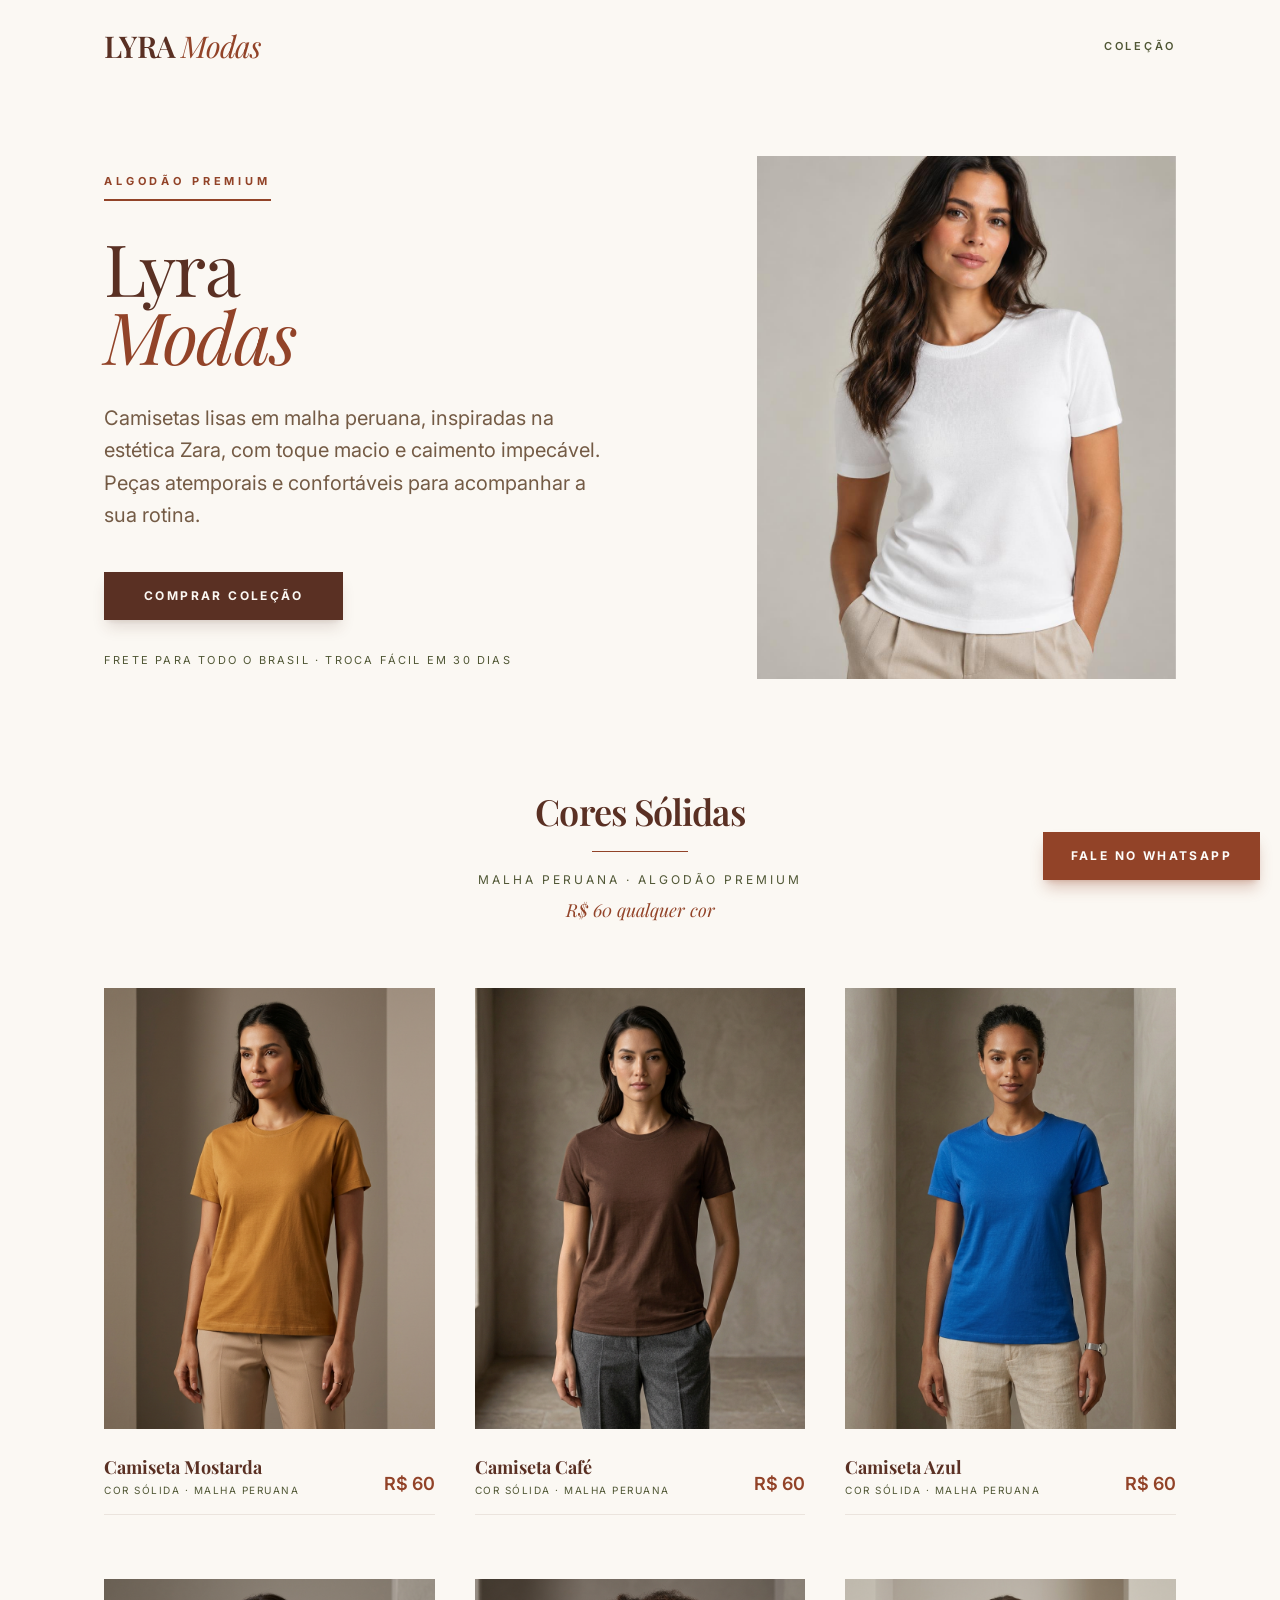
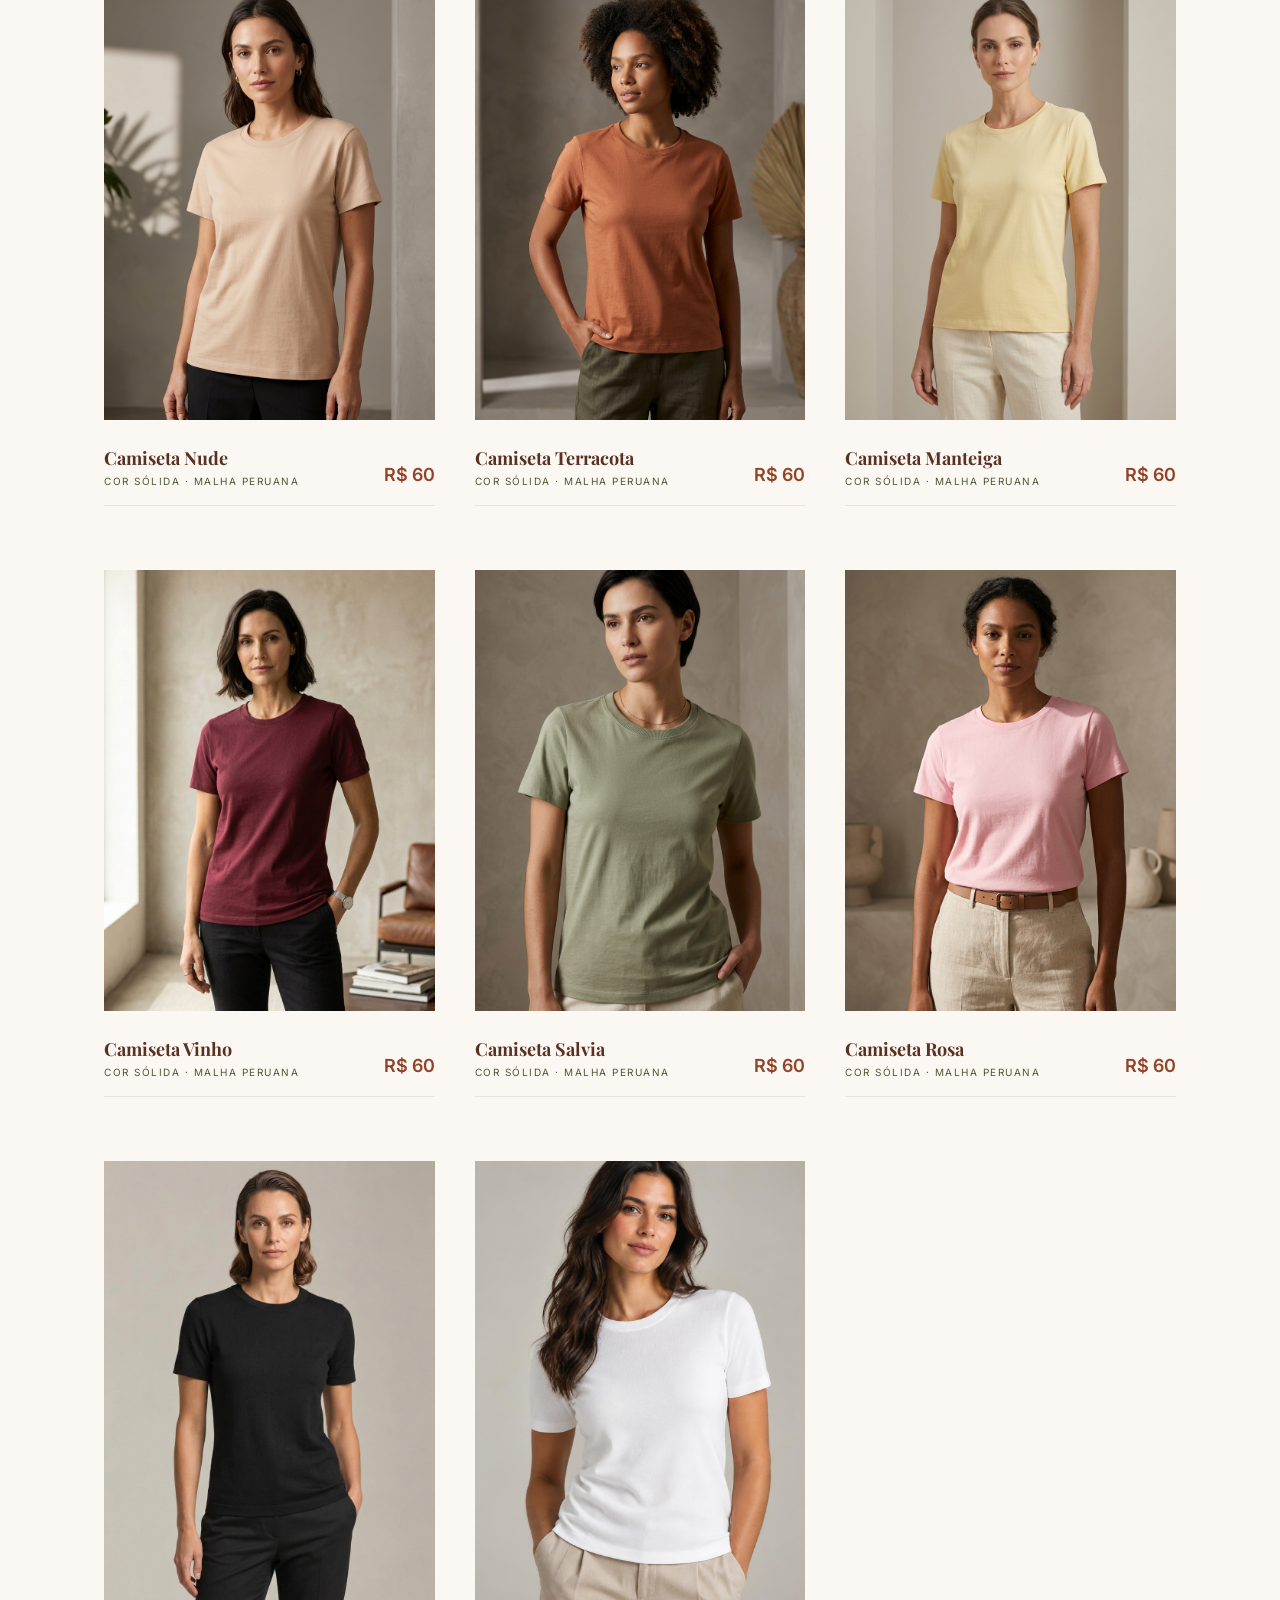
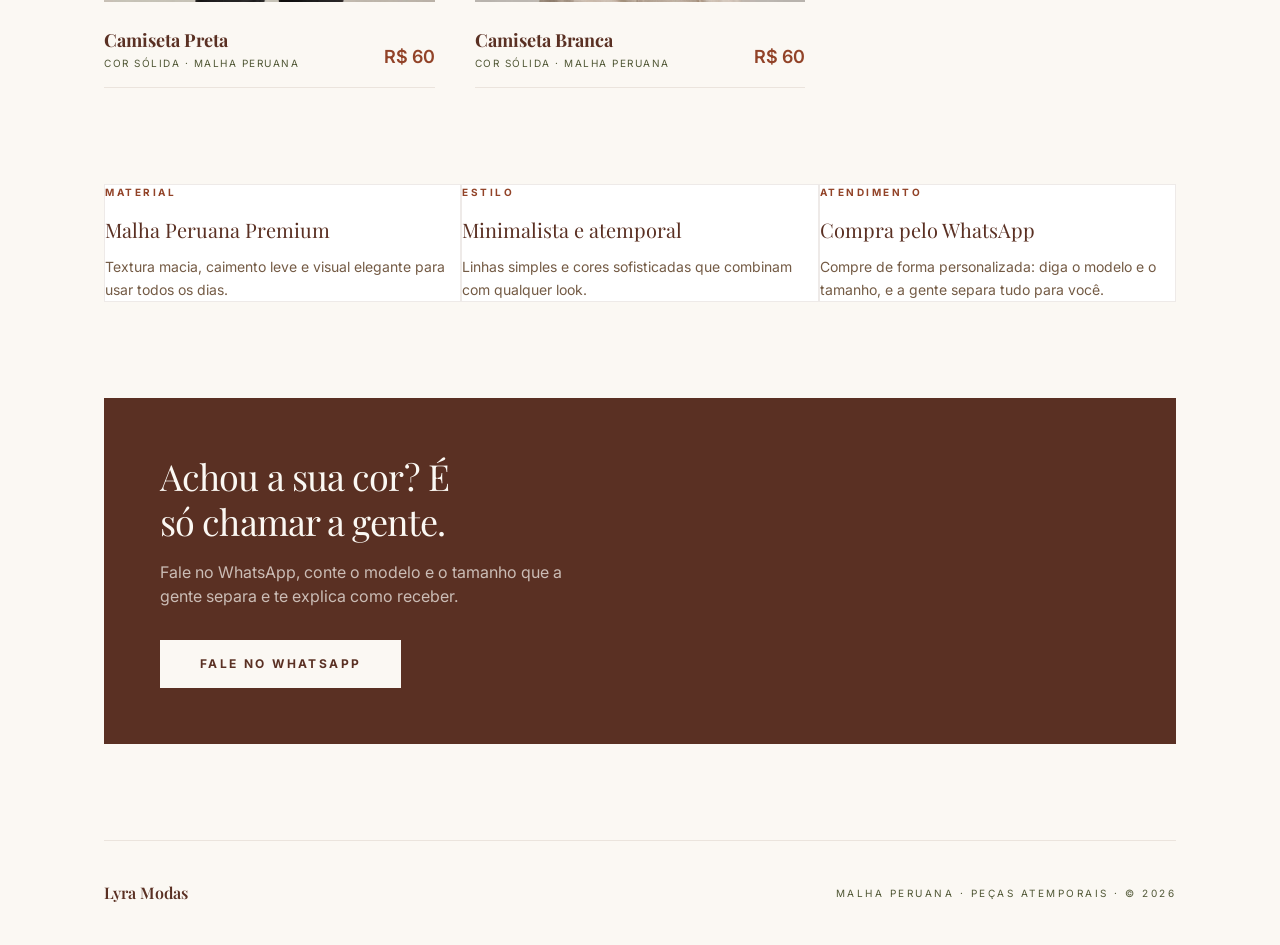
<file: index.html>
<!DOCTYPE html>
<html lang="pt-BR">
  <head>
    <meta charset="utf-8">
    <meta name="viewport" content="width=device-width, initial-scale=1">
    <title>Lyra Modas — Camisetas em malha peruana</title>
    <meta
      name="description"
      content="Lyra Modas: camisetas lisas em malha peruana, inspiradas na Zara, e peças atemporais e confortáveis. Peça pelo WhatsApp."
    >
    <meta property="og:title" content="Lyra Modas — Camisetas em malha peruana">
    <meta
      property="og:description"
      content="Camisetas lisas em malha peruana, inspiradas na Zara, e peças atemporais e confortáveis."
    >
    <meta property="og:type" content="website">
    <meta name="twitter:card" content="summary_large_image">
    <link rel="preconnect" href="https://fonts.googleapis.com">
    <link rel="preconnect" href="https://fonts.gstatic.com" crossorigin>
    <link
      rel="stylesheet"
      href="https://fonts.googleapis.com/css2?family=Playfair+Display:ital,wght@0,400;0,600;0,700;1,400;1,600&family=Inter:wght@300;400;500;600&display=swap"
    >
    <link rel="stylesheet" href="assets/styles.css">
  </head>

  <body>
    <div class="relative min-h-screen overflow-x-hidden bg-scene font-body text-brand">
      <div class="mx-auto max-w-6xl px-6 sm:px-10">
        <header class="flex items-center justify-between py-7">
          <span class="font-display text-2xl font-semibold tracking-tight text-brand sm:text-3xl">
            LYRA <span class="font-normal italic text-accent">Modas</span>
          </span>
          <a
            href="#colecao"
            class="text-[11px] font-semibold tracking-[0.25em] text-lyra uppercase transition-colors hover:text-accent"
          >
            Coleção
          </a>
        </header>

        <main>
          <section class="grid items-center gap-14 pt-8 pb-28 md:grid-cols-12 md:gap-12 md:pt-16">
            <div class="reveal order-2 space-y-8 md:order-1 md:col-span-7">
              <div class="inline-block border-b-2 border-accent pb-2">
                <span class="text-[11px] font-bold uppercase tracking-[0.35em] text-accent">
                  Algodão Premium
                </span>
              </div>

              <h1 class="font-display text-5xl leading-[0.95] tracking-tight text-balance text-brand sm:text-6xl lg:text-7xl">
                Lyra<br>
                <span class="font-normal italic text-accent">Modas</span>
              </h1>

              <p class="max-w-lg text-lg leading-relaxed text-brand-soft sm:text-xl">
                Camisetas lisas em malha peruana, inspiradas na estética Zara, com toque macio e caimento impecável.
                Peças atemporais e confortáveis para acompanhar a sua rotina.
              </p>

              <div class="flex flex-wrap gap-6 pt-2">
                <a
                  href="https://wa.me/556284062832?text=Ol%C3%A1!%20Vim%20pelo%20site%20da%20Lyra%20Modas%20e%20quero%20saber%20mais%20sobre%20as%20camisetas."
                  target="_blank"
                  rel="noopener noreferrer"
                  class="inline-flex items-center bg-brand px-10 py-4 text-xs font-bold uppercase tracking-[0.2em] text-snow shadow-lg shadow-brand/15 transition-colors duration-500 hover:bg-accent"
                >
                  Comprar coleção
                </a>
              </div>

              <p class="text-[11px] uppercase tracking-[0.2em] text-lyra">
                Frete para todo o Brasil · Troca fácil em 30 dias
              </p>
            </div>

            <div class="order-1 md:order-2 md:col-span-5">
              <div class="relative">
                <img
                  src="assets/modelo-branca-Bs9dadWu.jpg"
                  alt="Modelo feminina vestindo camiseta lisa branca em malha peruana, fotografia editorial em estúdio"
                  width="1024"
                  height="1280"
                  class="w-full object-cover"
                >
              </div>
            </div>
          </section>

          <section id="colecao" class="pb-24">
            <div class="mb-16 text-center">
              <h2 class="font-display text-3xl font-semibold tracking-tight text-brand sm:text-4xl">
                Cores Sólidas
              </h2>
              <div class="mx-auto my-5 h-px w-24 bg-accent"></div>
              <p class="text-xs uppercase tracking-[0.25em] text-lyra">Malha Peruana · Algodão Premium</p>
              <p class="mt-2 font-display text-lg italic text-accent">R$ 60 qualquer cor</p>
            </div>

            <div id="products-grid" class="grid gap-x-10 gap-y-16 sm:grid-cols-2 lg:grid-cols-3"></div>
          </section>

          <section class="pb-24">
            <div class="grid gap-8 md:grid-cols-3">
              <article class="rounded-none border border-brand/10 bg-card p-8">
                <p class="mb-4 text-[10px] font-bold uppercase tracking-[0.25em] text-accent">Material</p>
                <h3 class="mb-3 font-display text-xl text-brand">Malha Peruana Premium</h3>
                <p class="text-sm leading-relaxed text-brand-soft">
                  Textura macia, caimento leve e visual elegante para usar todos os dias.
                </p>
              </article>

              <article class="rounded-none border border-brand/10 bg-card p-8">
                <p class="mb-4 text-[10px] font-bold uppercase tracking-[0.25em] text-accent">Estilo</p>
                <h3 class="mb-3 font-display text-xl text-brand">Minimalista e atemporal</h3>
                <p class="text-sm leading-relaxed text-brand-soft">
                  Linhas simples e cores sofisticadas que combinam com qualquer look.
                </p>
              </article>

              <article class="rounded-none border border-brand/10 bg-card p-8">
                <p class="mb-4 text-[10px] font-bold uppercase tracking-[0.25em] text-accent">Atendimento</p>
                <h3 class="mb-3 font-display text-xl text-brand">Compra pelo WhatsApp</h3>
                <p class="text-sm leading-relaxed text-brand-soft">
                  Compre de forma personalizada: diga o modelo e o tamanho, e a gente separa tudo para você.
                </p>
              </article>
            </div>
          </section>

          <section class="pb-24">
            <div class="bg-brand px-8 py-14 text-snow sm:px-14">
              <h2 class="max-w-[20ch] font-display text-3xl leading-tight tracking-tight text-balance text-snow sm:text-4xl">
                Achou a sua cor? É só chamar a gente.
              </h2>
              <p class="mt-4 max-w-[44ch] text-pretty text-snow/70">
                Fale no WhatsApp, conte o modelo e o tamanho que a gente separa e te explica como receber.
              </p>
              <a
                href="https://wa.me/556284062832?text=Ol%C3%A1!%20Quero%20fazer%20um%20pedido%20de%20camiseta%20da%20Lyra%20Modas."
                target="_blank"
                rel="noopener noreferrer"
                class="mt-8 inline-flex items-center bg-snow px-10 py-4 text-xs font-bold uppercase tracking-[0.2em] text-brand transition-colors duration-500 hover:bg-accent hover:text-white"
              >
                Fale no WhatsApp
              </a>
            </div>
          </section>
        </main>

        <footer class="flex flex-col items-center gap-3 border-t border-brand/10 py-10 text-center sm:flex-row sm:justify-between sm:text-left">
          <span class="font-display text-base font-semibold text-brand">Lyra Modas</span>
          <p class="text-[10px] uppercase tracking-[0.25em] text-lyra">Malha peruana · Peças atemporais · © 2026</p>
        </footer>
      </div>

      <div class="fixed inset-x-0 bottom-0 z-20 p-3 sm:inset-x-auto sm:right-5 sm:bottom-5 sm:p-0">
        <a
          href="https://wa.me/556284062832?text=Ol%C3%A1!%20Vim%20pelo%20site%20da%20Lyra%20Modas."
          target="_blank"
          rel="noopener noreferrer"
          class="flex h-12 items-center justify-center bg-accent px-7 text-xs font-bold uppercase tracking-[0.2em] text-accent-foreground shadow-lg shadow-accent/30 transition-colors hover:bg-brand sm:rounded-none"
        >
          Fale no WhatsApp
        </a>
      </div>
    </div>

    <script src="script.js"></script>
  </body>
</html>
</file>
